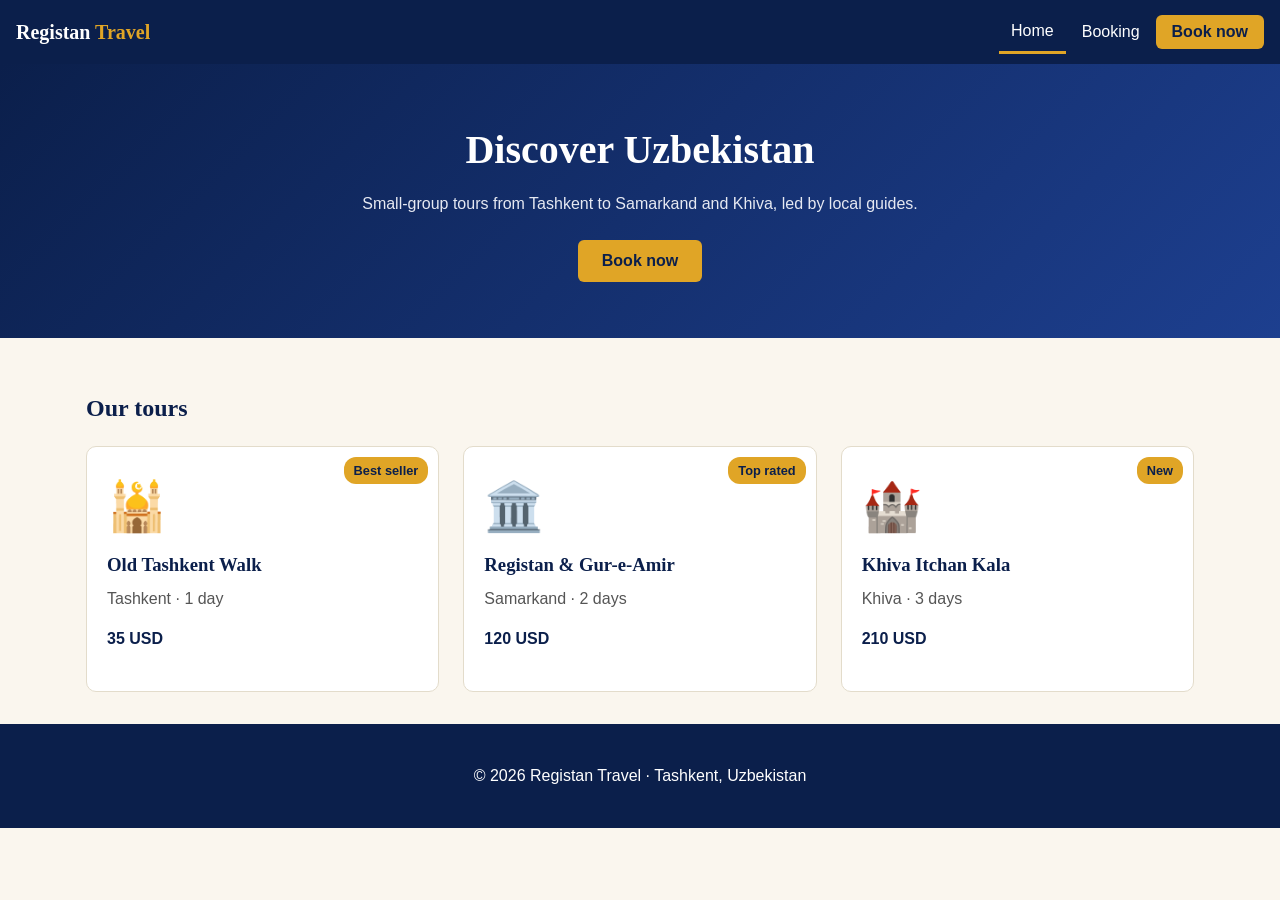
<file: index.html>
<!DOCTYPE html>
<html lang="en">
<head>
  <meta charset="UTF-8">
  <meta name="viewport" content="width=device-width, initial-scale=1">
  <title>Registan Travel - Home</title>
  <link rel="stylesheet" href="css/style.css">
</head>
<body>
  <header>
    <a class="logo" href="index.html">Registan <span>Travel</span></a>
    <nav>
      <a href="index.html" class="current">Home</a>
      <a href="booking.html">Booking</a>
      <a href="booking.html" class="btn btn-book">Book now</a>
    </nav>
  </header>

  <section id="hero">
    <h1>Discover Uzbekistan</h1>
    <p>Small-group tours from Tashkent to Samarkand and Khiva, led by local guides.</p>
    <a href="booking.html" class="btn">Book now</a>
  </section>

  <main class="container">
    <h2>Our tours</h2>
    <div class="cards">
      <div class="card">
        <span class="badge">Best seller</span>
        <div class="pic">🕌</div>
        <h3>Old Tashkent Walk</h3>
        <p class="meta">Tashkent · 1 day</p>
        <p class="price">35 USD</p>
      </div>
      <div class="card">
        <span class="badge">Top rated</span>
        <div class="pic">🏛️</div>
        <h3>Registan &amp; Gur-e-Amir</h3>
        <p class="meta">Samarkand · 2 days</p>
        <p class="price">120 USD</p>
      </div>
      <div class="card">
        <span class="badge">New</span>
        <div class="pic">🏰</div>
        <h3>Khiva Itchan Kala</h3>
        <p class="meta">Khiva · 3 days</p>
        <p class="price">210 USD</p>
      </div>
    </div>
  </main>

  <footer>
    <p>&copy; 2026 Registan Travel · Tashkent, Uzbekistan</p>
  </footer>
</body>
</html>
</file>
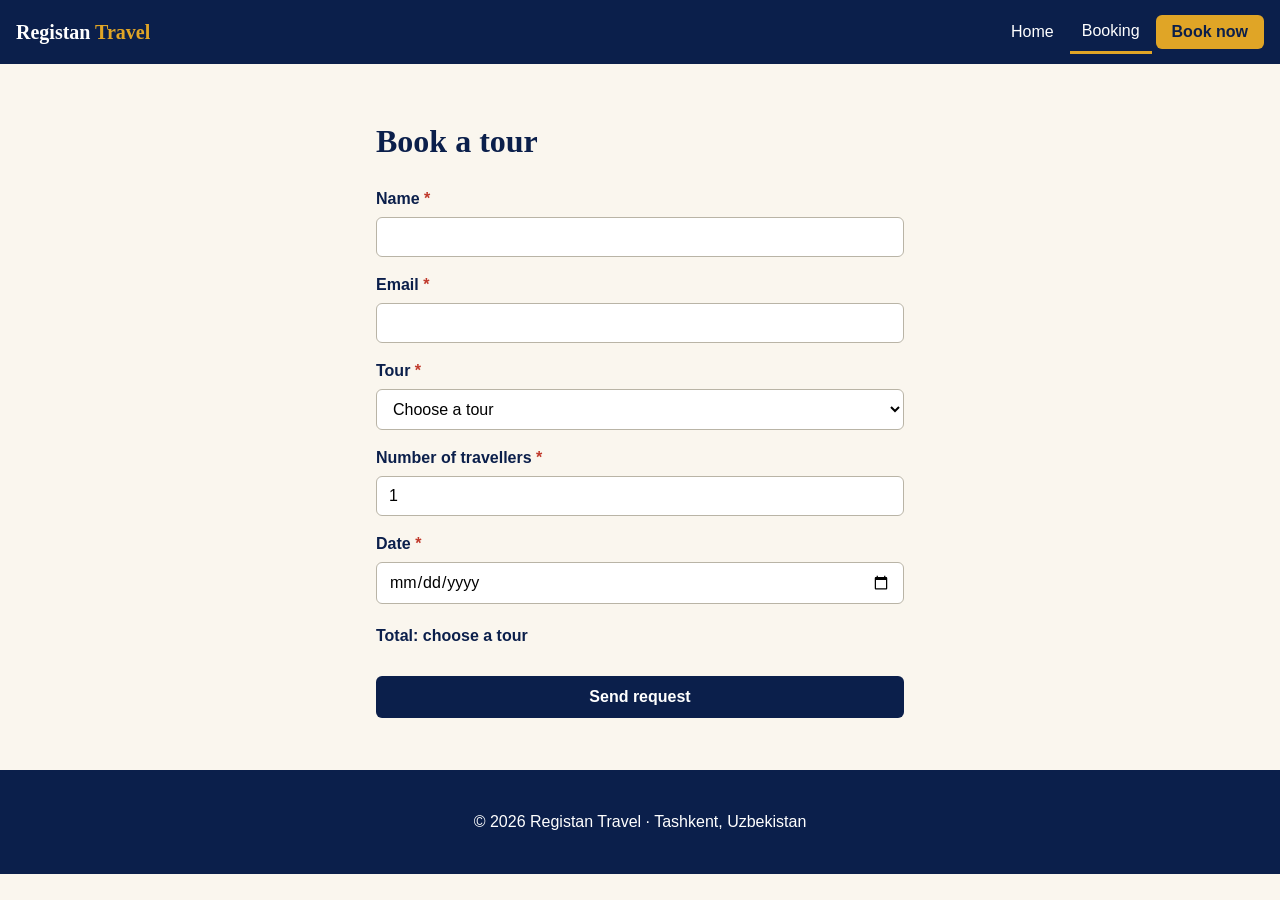
<file: booking.html>
<!DOCTYPE html>
<html lang="en">
<head>
  <meta charset="UTF-8">
  <meta name="viewport" content="width=device-width, initial-scale=1">
  <title>Registan Travel - Booking</title>
  <link rel="stylesheet" href="css/style.css">
</head>
<body>
  <header>
    <a class="logo" href="index.html">Registan <span>Travel</span></a>
    <nav>
      <a href="index.html">Home</a>
      <a href="booking.html" class="current">Booking</a>
      <a href="booking.html" class="btn btn-book">Book now</a>
    </nav>
  </header>

  <main class="form-wrap">
    <h1>Book a tour</h1>

    <form id="booking-form" novalidate>
      <label for="name" class="required">Name</label>
      <input type="text" id="name" name="name" autocomplete="name">

      <label for="email" class="required">Email</label>
      <input type="email" id="email" name="email" autocomplete="email">

      <label for="tour" class="required">Tour</label>
      <select id="tour" name="tour">
        <option value="" data-price="0">Choose a tour</option>
        <option value="Old Tashkent Walk" data-price="35">Old Tashkent Walk - 35 USD</option>
        <option value="Registan &amp; Gur-e-Amir" data-price="120">Registan &amp; Gur-e-Amir - 120 USD</option>
        <option value="Khiva Itchan Kala" data-price="210">Khiva Itchan Kala - 210 USD</option>
      </select>

      <label for="travellers" class="required">Number of travellers</label>
      <input type="number" id="travellers" name="travellers" min="1" max="12" value="1">

      <label for="date" class="required">Date</label>
      <input type="date" id="date" name="date">

      <p id="total">Total: choose a tour</p>

      <button type="submit" class="btn">Send request</button>
    </form>

    <div id="message" role="status"></div>
  </main>

  <footer>
    <p>&copy; 2026 Registan Travel · Tashkent, Uzbekistan</p>
  </footer>

  <script src="js/main.js"></script>
</body>
</html>
</file>
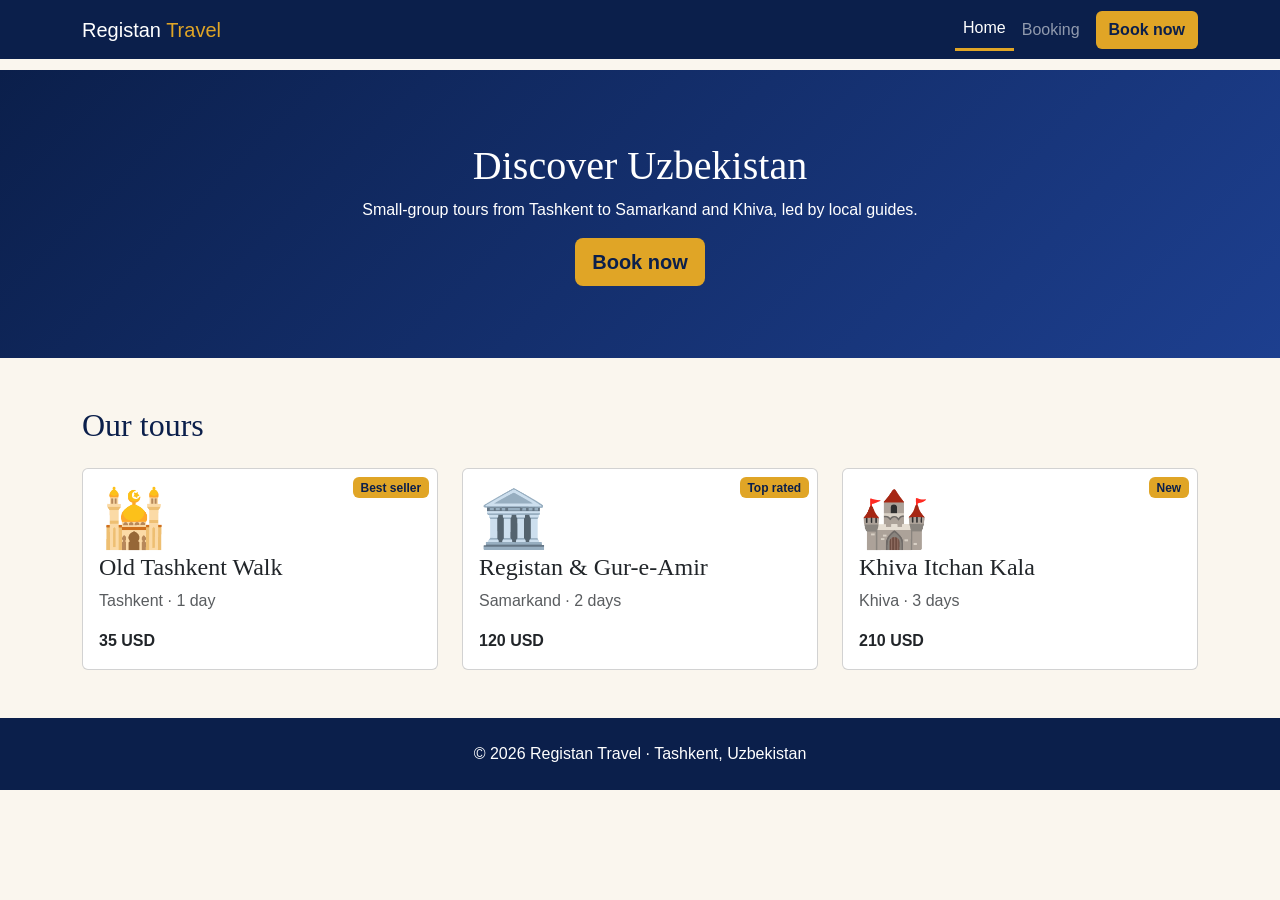
<file: index-bootstrap.html>
<!DOCTYPE html>
<html lang="en">
<head>
  <meta charset="UTF-8">
  <meta name="viewport" content="width=device-width, initial-scale=1">
  <title>Registan Travel - Home (Bootstrap)</title>
  <link rel="stylesheet" href="https://cdn.jsdelivr.net/npm/bootstrap@5.3.3/dist/css/bootstrap.min.css">
  <link rel="stylesheet" href="css/bootstrap-brand.css">
</head>
<body>
  <nav class="navbar navbar-expand-md navbar-dark fixed-top">
    <div class="container">
      <a class="navbar-brand" href="index-bootstrap.html">Registan <span>Travel</span></a>
      <button class="navbar-toggler" type="button" data-bs-toggle="collapse" data-bs-target="#menu" aria-controls="menu" aria-expanded="false" aria-label="Toggle menu">
        <span class="navbar-toggler-icon"></span>
      </button>
      <div class="collapse navbar-collapse" id="menu">
        <ul class="navbar-nav ms-auto align-items-md-center">
          <li class="nav-item"><a class="nav-link active" href="index-bootstrap.html">Home</a></li>
          <li class="nav-item"><a class="nav-link" href="booking.html">Booking</a></li>
          <li class="nav-item ms-md-2"><a class="btn btn-gold" href="booking.html">Book now</a></li>
        </ul>
      </div>
    </div>
  </nav>

  <section class="hero text-center text-white py-5">
    <div class="container py-4">
      <h1>Discover Uzbekistan</h1>
      <p class="mx-auto">Small-group tours from Tashkent to Samarkand and Khiva, led by local guides.</p>
      <a href="booking.html" class="btn btn-gold btn-lg">Book now</a>
    </div>
  </section>

  <main class="container py-5">
    <h2 class="mb-4">Our tours</h2>
    <div class="row row-cols-1 row-cols-md-2 row-cols-xl-3 g-4">
      <div class="col">
        <div class="card h-100 position-relative">
          <span class="badge position-absolute top-0 end-0 m-2">Best seller</span>
          <div class="card-body">
            <div class="display-4">🕌</div>
            <h3 class="card-title h4">Old Tashkent Walk</h3>
            <p class="card-text text-muted">Tashkent · 1 day</p>
            <p class="fw-bold mb-0">35 USD</p>
          </div>
        </div>
      </div>
      <div class="col">
        <div class="card h-100 position-relative">
          <span class="badge position-absolute top-0 end-0 m-2">Top rated</span>
          <div class="card-body">
            <div class="display-4">🏛️</div>
            <h3 class="card-title h4">Registan &amp; Gur-e-Amir</h3>
            <p class="card-text text-muted">Samarkand · 2 days</p>
            <p class="fw-bold mb-0">120 USD</p>
          </div>
        </div>
      </div>
      <div class="col">
        <div class="card h-100 position-relative">
          <span class="badge position-absolute top-0 end-0 m-2">New</span>
          <div class="card-body">
            <div class="display-4">🏰</div>
            <h3 class="card-title h4">Khiva Itchan Kala</h3>
            <p class="card-text text-muted">Khiva · 3 days</p>
            <p class="fw-bold mb-0">210 USD</p>
          </div>
        </div>
      </div>
    </div>
  </main>

  <footer class="py-4 text-center text-white">
    <p class="mb-0">&copy; 2026 Registan Travel · Tashkent, Uzbekistan</p>
  </footer>

  <script src="https://cdn.jsdelivr.net/npm/bootstrap@5.3.3/dist/js/bootstrap.bundle.min.js"></script>
</body>
</html>
</file>
<file: css/style.css>
/* Registan Travel - one stylesheet for index.html and booking.html */
:root {
  --night: #0B1F4B;
  --gold: #E0A526;
  --red: #C0392B;
  --sand: #FAF6EE;
  --green: #1E7B4B;
}

*, *::before, *::after { box-sizing: border-box; }

body {
  margin: 0;
  padding-top: 64px;               /* content must not hide under the fixed header */
  background: var(--sand);
  color: #222;
  font-family: Arial, sans-serif;
  font-size: 16px;
  line-height: 1.5;
}

/* group selector */
h1, h2, h3 {
  font-family: Georgia, serif;
  color: var(--night);
}

/* ---------- Header ---------- */
header {
  position: fixed;
  top: 0; left: 0; right: 0;
  height: 64px;
  z-index: 100;
  display: flex;
  justify-content: space-between;
  align-items: center;
  padding: 0 16px;
  background: var(--night);
}
.logo {
  white-space: nowrap;
  font-family: Georgia, serif;
  font-size: 1.25rem;
  font-weight: bold;
  color: #fff;
  text-decoration: none;
}
.logo span { color: var(--gold); }  /* the <span> */

nav { display: flex; align-items: center; gap: 4px; }

/* LVHA order: link, visited, hover, active */
nav a:link    { color: #fff; text-decoration: none; padding: 8px 12px; }
nav a:visited { color: #fff; }
nav a:hover   { background: var(--gold); color: var(--night); }
nav a:active  { background: #c48d14; color: var(--night); }
nav a.current { border-bottom: 3px solid var(--gold); }

nav a.btn-book:link, nav a.btn-book:visited { background: var(--gold); color: var(--night); padding: 8px 16px; }
nav a.btn-book:hover { background: #fff; }
nav .btn-book { display: none; }   /* shown from tablet up */

/* ---------- Buttons ---------- */
.btn {
  display: inline-block;
  padding: 12px 24px;
  border: 0;
  border-radius: 6px;
  background: var(--night);
  color: #fff;
  font: bold 1rem Arial, sans-serif;
  text-decoration: none;
  cursor: pointer;
  transition: transform 0.1s, background 0.2s;
}
.btn:hover  { background: var(--gold); color: var(--night); }
.btn:active { transform: scale(0.95); }   /* shrinks slightly when pressed */

/* ---------- Hero ---------- */
#hero {                                   /* ID selector */
  padding: 56px 16px;
  text-align: center;
  background: linear-gradient(135deg, var(--night), #1d3f8f);
}
#hero h1 { color: #fff; margin: 0 0 12px; font-size: 2rem; }
#hero p  { color: #e6e9f2; max-width: 560px; margin: 0 auto 24px; }
#hero .btn { background: var(--gold); color: var(--night); }
#hero .btn:hover { background: #fff; }

/* ---------- Cards (mobile first) ---------- */
.container { max-width: 1140px; margin: 0 auto; padding: 32px 16px; }

.cards {
  display: grid;
  grid-template-columns: 1fr;     /* phones: 1 per row */
  gap: 24px;
}
.card {
  position: relative;             /* containing block for the badge */
  padding: 24px 20px;
  background: #fff;
  border: 1px solid #e3dccb;
  border-radius: 10px;
  transition: transform 0.2s, box-shadow 0.2s;
}
.card:hover {
  transform: translateY(-6px);
  box-shadow: 0 10px 20px rgba(11, 31, 75, 0.15);
}
.card .pic { font-size: 3rem; }
.card h3 { margin: 8px 0; }
.card .meta { color: #555; margin: 0 0 8px; }
.card .price { font-weight: bold; color: var(--night); }

.badge {
  position: absolute;
  top: 10px;
  right: 10px;
  padding: 4px 10px;
  border-radius: 12px;
  background: var(--gold);
  color: var(--night);
  font-size: 0.8rem;
  font-weight: bold;
}

/* ---------- Footer ---------- */
footer {
  padding: 24px 16px;
  background: var(--night);
  color: #fff;
  text-align: center;
}

/* ---------- Booking form ---------- */
.form-wrap { max-width: 560px; margin: 0 auto; padding: 32px 16px; }

label { display: block; margin: 16px 0 6px; font-weight: bold; color: var(--night); }
label.required::after { content: " *"; color: var(--red); }   /* star from CSS */

input, select {
  width: 100%;
  padding: 10px 12px;
  border: 1px solid #b9b4a6;
  border-radius: 6px;
  background: #fff;
  font: 1rem Arial, sans-serif;
}
input:focus, select:focus {
  outline: 3px solid var(--gold);
  border-color: var(--night);
}
input.invalid { border: 2px solid var(--red); background: #fdecea; }

#total { margin: 20px 0; font-weight: bold; color: var(--night); }
form .btn { width: 100%; margin-top: 8px; }

#message { margin-top: 20px; padding: 0; font-weight: bold; }
#message.error { padding: 12px; border-radius: 6px; background: #fdecea; color: var(--red); }
#message.success { padding: 12px; border-radius: 6px; background: #e6f4ec; color: var(--green); }

/* ---------- Tablet: 768px ---------- */
@media (min-width: 768px) {
  #hero h1 { font-size: 2.5rem; }
  nav .btn-book { display: inline-block; }
  .cards { grid-template-columns: repeat(2, 1fr); }   /* 2 per row */
}

/* ---------- Desktop: 1200px ---------- */
@media (min-width: 1200px) {
  .cards { grid-template-columns: repeat(3, 1fr); }   /* 3 per row */
}
</file>
